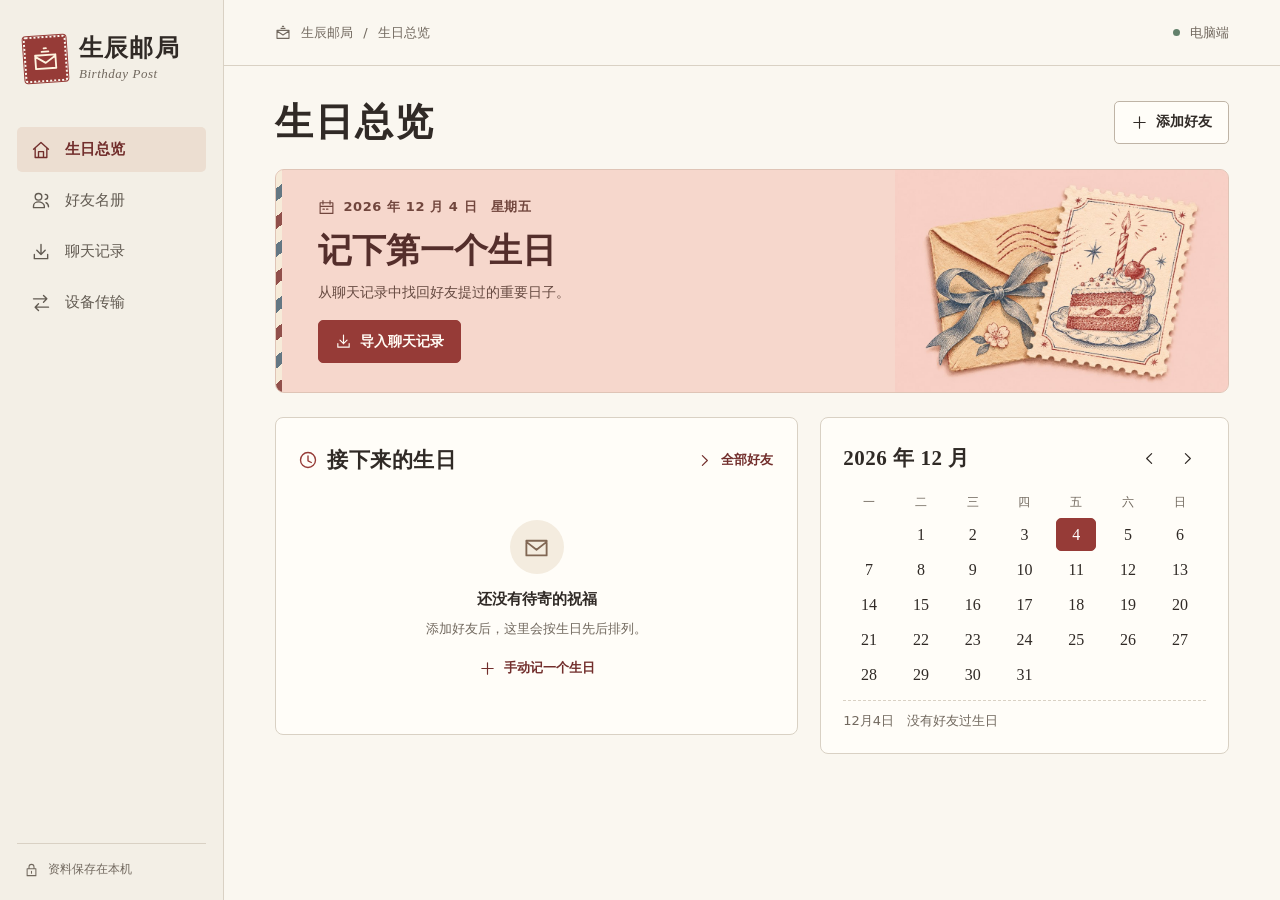
<file: web/index.html>
<!doctype html>
<html lang="zh-CN">
<head>
<meta charset="utf-8">
<meta name="viewport" content="width=device-width,initial-scale=1,viewport-fit=cover">
<meta name="theme-color" content="#faf7ef">
<meta http-equiv="Content-Security-Policy" content="default-src 'none'; script-src 'self' 'unsafe-inline'; style-src 'self' 'unsafe-inline'; img-src 'self' data:; font-src 'self'; connect-src 'none'; base-uri 'none'; form-action 'none'">
<title>生辰邮局</title>
<link rel="stylesheet" href="style.css">
</head>
<body><a href="#main" class="skip">跳到主要内容</a>
<div id="shell"><aside id="side"></aside><div class="desk"><header id="top"></header>
<main id="main" tabindex="-1"></main></div></div>
<nav id="bottom" aria-label="底部导航"></nav>
<dialog id="modal" aria-labelledby="dialog-title"></dialog>
<div id="toast" role="status" aria-live="polite"></div>
<input id="files" type="file" hidden>
<script src="lunar-data.js"></script>
<script src="core.js"></script>
<script src="extract.js"></script>
<script src="ui.js"></script>
<script src="views.js"></script>
<script src="app.js"></script>
</body></html>
</file>
<file: web/style.css>
:root {
  color-scheme: light;
  --paper: #faf7f0;
  --side: #f3efe6;
  --card: #fffdf8;
  --ink: #302a26;
  --muted: #71685e;
  --line: #d9d1c4;
  --red: #963b37;
  --red-dark: #722e2c;
  --rose: #f5e3d9;
  --blue: #3d5964;
  --serif: "STSong","Songti SC","Noto Serif CJK SC","Source Han Serif SC","SimSun",Georgia,serif;
  --sans: "Microsoft YaHei UI","PingFang SC","Noto Sans CJK SC","DengXian",system-ui,sans-serif;
  --numbers: Georgia,"Times New Roman",serif;
}

* {
  box-sizing: border-box;
}

body {
  margin: 0;
  color: var(--ink);
  background: var(--paper);
  font: 15px/1.65 var(--sans);
}

button,input,textarea,select {
  font: inherit;
  color: inherit;
}

button {
  cursor: pointer;
}

button:disabled {
  cursor: default;
  opacity: .5;
}

button:focus-visible,a:focus-visible,input:focus-visible,textarea:focus-visible,select:focus-visible {
  outline: 3px solid #436b7a;
  outline-offset: 3px;
}

button {
  border: 0;
  background: none;
}

h1,h2,h3,p {
  margin: 0;
}

button,select,input,textarea {
  border-radius: 5px;
}

.skip {
  position: fixed;
  top: -80px;
  z-index: 30;
}

.skip:focus {
  top: 2px;
  background: white;
}

.ic {
  width: 20px;
  height: 20px;
  stroke: currentColor;
  fill: none;
  stroke-width: 1.65;
  stroke-linecap: round;
  stroke-linejoin: round;
  flex: none;
  vertical-align: middle;
}

#shell {
  display: grid;
  grid-template-columns: 224px minmax(0,1fr);
  min-height: 100vh;
}

#side {
  position: sticky;
  top: 0;
  height: 100vh;
  padding: 34px 17px 20px;
  background: var(--side);
  border-right: 1px solid var(--line);
  display: flex;
  flex-direction: column;
  gap: 44px;
}

.brand {
  display: flex;
  align-items: center;
  gap: 12px;
  padding: 0 7px;
}

.brand-mark {
  display: grid;
  place-items: center;
  flex: none;
  width: 43px;
  height: 46px;
  background: var(--red);
  color: #fff4df;
  border: 2px dotted var(--paper);
  outline: 1px solid var(--red);
  transform: rotate(-4deg);
  border-radius: 3px;
}

.brand-mark .ic {
  width: 27px;
  height: 27px;
}

.brand strong {
  font: 700 24px/1.2 var(--serif);
  letter-spacing: .05em;
  white-space: nowrap;
}

.brand small {
  display: block;
  color: var(--muted);
  font: italic 13px/1.5 var(--numbers);
  letter-spacing: .04em;
}

.navlist {
  display: grid;
  gap: 6px;
}

.navbtn {
  display: flex;
  align-items: center;
  gap: 14px;
  width: 100%;
  min-height: 45px;
  text-align: left;
  padding: 8px 14px;
  color: #625b52;
  font-weight: 550;
}

.navbtn[aria-current=page] {
  color: var(--red-dark);
  background: #ecded1;
  font-weight: 700;
}

.navbtn:hover,.linkbtn:hover,.iconbtn:hover {
  background: #eee7db;
}

.sidefooter {
  margin-top: auto;
  border-top: 1px solid var(--line);
  padding: 16px 7px 0;
  display: flex;
  gap: 9px;
  color: var(--muted);
  align-items: center;
  font-size: 12px;
}

.sidefooter .ic {
  width: 15px;
}

.desk {
  min-width: 0;
}

#top {
  height: 66px;
  border-bottom: 1px solid var(--line);
  display: flex;
  align-items: center;
  justify-content: space-between;
  padding: 0 clamp(20px,4vw,68px);
  font-size: 13px;
  color: var(--muted);
}

.crumb,.device {
  display: flex;
  align-items: center;
  gap: 10px;
}

.crumb .ic {
  width: 16px;
}

.device i {
  width: 7px;
  height: 7px;
  background: #62806b;
  border-radius: 50%;
}

main {
  max-width: 1430px;
  margin: auto;
  padding: 32px clamp(20px,4vw,68px) 60px;
  outline: none;
}

.pagehead {
  display: flex;
  align-items: center;
  justify-content: space-between;
  gap: 12px;
  margin-bottom: 23px;
}

.pagehead h1 {
  font: 700 clamp(29px,3vw,42px)/1.25 var(--serif);
  letter-spacing: .05em;
}

.pagehead p {
  font-size: 13px;
  color: var(--muted);
  margin-top: 6px;
}

.primary,.secondary,.linkbtn,.iconbtn,.chip {
  display: inline-flex;
  align-items: center;
  justify-content: center;
  gap: 8px;
  white-space: nowrap;
}

.primary,.secondary {
  min-height: 43px;
  padding: 8px 16px;
  font-size: 14px;
  font-weight: 600;
}

.primary {
  background: var(--red);
  color: #fffaf3;
  border: 1px solid var(--red);
}

.primary:hover {
  background: var(--red-dark);
}

.secondary {
  background: var(--card);
  border: 1px solid #bfb4a6;
}

.secondary:hover {
  background: #f3ebdd;
}

.linkbtn {
  min-height: 40px;
  padding: 5px 8px;
  font-size: 13px;
  color: var(--red-dark);
  font-weight: 600;
}

.iconbtn {
  width: 36px;
  height: 36px;
  border: 1px solid transparent;
}

.primary .ic,.secondary .ic,.linkbtn .ic,.iconbtn .ic {
  width: 17px;
  height: 17px;
}

.postcard {
  position: relative;
  display: grid;
  grid-template-columns: minmax(0,1.3fr) minmax(220px,1fr);
  min-height: 224px;
  overflow: hidden;
  background: #f6d7cc;
  border: 1px solid #dfc4b6;
  border-radius: 9px;
}

.postcard:after {
  position: absolute;
  content: "";
  left: 0;
  top: 0;
  bottom: 0;
  width: 6px;
  background: repeating-linear-gradient(-38deg,#91504b 0 10px,#f6ebd9 10px 22px,#637783 22px 32px,#f6ebd9 32px 44px);
}

.herocopy {
  position: relative;
  z-index: 1;
  align-self: center;
  padding: 23px 10px 26px clamp(22px,3.3vw,48px);
}

.hero-date {
  display: flex;
  gap: 8px;
  align-items: center;
  color: #71463d;
  font-size: 13px;
  font-weight: 600;
  letter-spacing: .045em;
}

.hero-date .ic {
  width: 17px;
}

.herocopy h2 {
  font: 700 clamp(25px,2.65vw,40px)/1.38 var(--serif);
  color: #542e2b;
  margin: 10px 0 6px;
  overflow-wrap: anywhere;
}

.herocopy p {
  font-size: 14px;
  color: #664a41;
}

.herocopy button {
  margin-top: 16px;
}

.heroart {
  background: url("../assets/postcard.jpg") right center/auto 100% no-repeat;
  position: relative;
}

.heroart:before {
  content: "";
  position: absolute;
  inset: 0;
  background: linear-gradient(90deg,#f6d7cc 0,transparent 16%);
}

.homegrid {
  display: grid;
  grid-template-columns: minmax(0,1.28fr) minmax(255px,1fr);
  gap: 22px;
  margin-top: 24px;
  align-items: start;
}

.panel {
  background: var(--card);
  border: 1px solid var(--line);
  border-radius: 8px;
  padding: 22px;
  min-width: 0;
}

.panelhead {
  display: flex;
  justify-content: space-between;
  gap: 10px;
  align-items: center;
  margin-bottom: 14px;
}

.panelhead h2,.panel h2 {
  font: 700 21px/1.45 var(--serif);
  letter-spacing: .025em;
}

.section-title {
  display: flex;
  align-items: center;
  gap: 9px;
}

.section-title>.ic {
  color: var(--red);
  width: 20px;
}

.panelhead .linkbtn {
  margin-right: -6px;
}

.empty {
  display: grid;
  justify-items: center;
  text-align: center;
  padding: 26px 12px 24px;
  gap: 6px;
}

.empty .icplate {
  width: 54px;
  height: 54px;
  border-radius: 50%;
  display: grid;
  place-items: center;
  background: #f4ecdf;
  color: #816754;
  margin-bottom: 7px;
}

.icplate .ic {
  width: 27px;
  height: 27px;
}

.empty strong {
  font-weight: 620;
}

.empty p,.sub,.hint {
  color: var(--muted);
  font-size: 13px;
}

.empty .linkbtn {
  margin-top: 3px;
}

.cal-top {
  display: flex;
  align-items: center;
  justify-content: space-between;
}

.cal-top strong {
  font: 600 18px var(--serif);
}

.cal-top>div {
  display: flex;
  gap: 2px;
}

.cal {
  margin: 12px 0 9px;
  display: grid;
  grid-template-columns: repeat(7,minmax(0,1fr));
  text-align: center;
  row-gap: 2px;
}

.cal .dow {
  font-size: 12px;
  color: var(--muted);
  line-height: 28px;
}

.cal button {
  position: relative;
  margin: auto;
  width: 100%;
  max-width: 40px;
  height: 33px;
  font: 16px var(--numbers);
  border: 1px solid transparent;
}

.cal button:hover {
  background: #f0e7d9;
}

.cal button.today {
  background: var(--red);
  color: white;
}

.cal button.selected {
  border: 1px solid var(--red);
}

.cal button.has:after {
  content: "";
  position: absolute;
  bottom: 2px;
  left: calc(50% - 2px);
  width: 4px;
  height: 4px;
  border-radius: 50%;
  background: var(--red);
}

.cal button.today:after {
  background: white;
}

.cal-detail {
  border-top: 1px dashed var(--line);
  padding-top: 9px;
  color: var(--muted);
  font-size: 13px;
}

.cal-detail button {
  color: var(--red);
  text-decoration: underline;
}

.rows {
  display: grid;
}

.person-row,.reviewrow {
  display: flex;
  align-items: center;
  gap: 13px;
  min-height: 66px;
  border-top: 1px solid #e8e1d6;
  text-align: left;
  width: 100%;
  padding: 9px 2px;
}

.person-row:hover,.reviewrow:hover {
  background: #f7f1e7;
}

.avatar {
  min-width: 40px;
  height: 40px;
  display: grid;
  place-items: center;
  border-radius: 8px;
  font: 700 19px var(--serif);
  background: #eddfd1;
  color: #77503d;
}

.color1 {
  background: #e0e8e4;
  color: #3a6255;
}

.color2 {
  background: #e3e8eb;
  color: #466174;
}

.color3 {
  background: #f2e0dc;
  color: #86483d;
}

.rowbody {
  min-width: 0;
  flex: 1;
}

.rowbody strong,.rowbody small {
  display: block;
  overflow-wrap: anywhere;
}

.rowbody small {
  font-size: 12px;
  color: var(--muted);
}

.when {
  font-size: 12px;
  color: var(--red-dark);
  white-space: nowrap;
}

.group+.group {
  margin-top: 20px;
}

.toolbar,.actions {
  display: flex;
  align-items: center;
  gap: 10px;
  flex-wrap: wrap;
}

.toolbar {
  justify-content: space-between;
  margin-bottom: 14px;
}

.search {
  position: relative;
  display: flex;
  align-items: center;
  gap: 10px;
}

.search .ic {
  width: 17px;
  color: var(--muted);
}

input:not([type=checkbox]),textarea,select {
  width: 100%;
  border: 1px solid #bdb2a4;
  background: #fffdf9;
  padding: 9px 11px;
  min-height: 42px;
  line-height: 1.4;
}

.search input {
  min-width: 0;
  width: 210px;
}

textarea {
  resize: vertical;
  line-height: 1.7;
}

.formgrid {
  display: grid;
  gap: 15px;
}

.pair {
  display: grid;
  grid-template-columns: 1fr 1fr;
  gap: 14px;
}

label.field {
  display: grid;
  gap: 5px;
  font-size: 13px;
  font-weight: 600;
}

label.field input,label.field select,label.field textarea {
  font-weight: 400;
  font-size: 15px;
}

.datefields {
  display: grid;
  grid-template-columns: 1.2fr 1fr 1fr;
  gap: 9px;
}

.check {
  display: flex;
  align-items: center;
  gap: 8px;
  font-size: 14px;
}

.check input {
  width: 18px;
  height: 18px;
  accent-color: var(--red);
}

.chip {
  min-height: 33px;
  padding: 3px 10px;
  background: #f2ebdf;
  border: 1px solid #d9cfc0;
  color: #664b40;
  font-size: 13px;
}

.chip.active {
  color: var(--red-dark);
  border-color: var(--red);
  background: #f5e6dc;
}

.stack {
  display: grid;
  gap: 18px;
}

.single {
  max-width: 840px;
}

.split {
  display: grid;
  grid-template-columns: minmax(0,1.65fr) minmax(220px,1fr);
  gap: 20px;
  align-items: start;
}

.drop {
  margin: 17px 0;
  padding: 24px 15px;
  text-align: center;
  border: 1px dashed #b79b82;
  border-radius: 6px;
  background: #faf4ea;
  display: grid;
  justify-items: center;
  gap: 9px;
}

.drop.active {
  background: #f3ddcc;
}

.drop>.ic {
  color: var(--red);
  width: 30px;
  height: 30px;
}

.steps {
  padding-left: 22px;
  margin: 12px 0 0;
}

.steps li {
  margin-bottom: 9px;
}

.steps li::marker {
  color: var(--red);
  font-weight: 700;
}

.note {
  background: #f4eee4;
  border-left: 3px solid #bb9b78;
  padding: 10px 12px;
  color: #604f41;
  font-size: 13px;
  overflow-wrap: anywhere;
}

.warning {
  color: #853a31;
}

.examples {
  margin-top: 12px;
  font-size: 13px;
  color: var(--muted);
}

.examples summary {
  cursor: pointer;
}

.examples pre {
  font: 12px/1.65 var(--sans);
  white-space: pre-wrap;
  overflow-wrap: anywhere;
  margin: 8px 0;
}

.spaced {
  margin-top: 14px;
}

.badge {
  color: var(--red);
  font-size: 12px;
}

.divider {
  border: 0;
  border-top: 1px dashed var(--line);
  margin: 18px 0;
}

.filecount {
  font: 600 40px/1 var(--numbers);
  color: var(--red);
  margin-right: 5px;
}

dialog {
  width: min(530px,calc(100vw - 28px));
  max-height: 88vh;
  border: 1px solid #bfb4a6;
  border-radius: 10px;
  background: var(--card);
  color: var(--ink);
  padding: 0;
  box-shadow: 0 18px 65px #362a2630;
}

dialog::backdrop {
  background: #2c251f61;
}

dialog .dhead {
  display: flex;
  align-items: center;
  justify-content: space-between;
  padding: 17px 21px 10px;
}

dialog h2 {
  font: 700 24px var(--serif);
}

dialog .dcontent {
  padding: 0 22px 22px;
}

dialog .actions {
  margin-top: 15px;
}

.evidence {
  margin: 10px 0;
  max-height: 140px;
  overflow: auto;
  background: #f3eee5;
  border-radius: 4px;
  padding: 8px 11px;
  font-size: 13px;
}

.evidence p {
  margin: 4px 0;
  white-space: pre-wrap;
  overflow-wrap: anywhere;
}

.err {
  color: #912e25;
  font-size: 13px;
}

.tonebar {
  display: flex;
  gap: 8px;
  align-items: center;
  flex-wrap: wrap;
  margin: 14px 0;
}

.tonebar .linkbtn {
  margin-left: auto;
}

#toast {
  position: fixed;
  bottom: 25px;
  left: 50%;
  transform: translateX(-50%);
  background: #332e2a;
  color: #fffaf2;
  border-radius: 6px;
  padding: 9px 18px;
  font-size: 14px;
  z-index: 20;
  max-width: 92vw;
  text-align: center;
  pointer-events: none;
  opacity: 0;
}

#toast.show {
  opacity: 1;
}

dialog .err:not(:empty) {
  margin-top: 10px;
}

#bottom {
  display: none;
}

.mobile-brand {
  display: none;
}

@media (min-width:1550px) {
  .postcard {
    min-height: 265px;
  }

}

@media (max-width:1050px) {
  #shell {
    grid-template-columns: 182px minmax(0,1fr);
  }

  #side {
    padding-left: 10px;
    padding-right: 10px;
  }

  .brand {
    gap: 10px;
  }

  .brand strong {
    font-size: 21px;
  }

  .homegrid {
    gap: 14px;
    grid-template-columns: minmax(0,1.1fr) minmax(230px,1fr);
  }

  main {
    padding-inline: 22px;
  }

  .panel {
    padding: 16px;
  }

  .split {
    gap: 14px;
  }

}

@media (max-width:760px) {
  #shell {
    display: block;
  }

  #side {
    display: none;
  }

  #top {
    height: 52px;
    padding: 0 19px;
  }

  .crumb {
    display: none;
  }

  .mobile-brand {
    display: flex;
    gap: 8px;
    align-items: center;
    font: 700 18px var(--serif);
    color: var(--red-dark);
  }

  .mobile-brand .ic {
    width: 21px;
  }

  .device {
    font-size: 11px;
  }

  main {
    padding: 22px 16px calc(84px + env(safe-area-inset-bottom));
  }

  .pagehead {
    margin-bottom: 16px;
  }

  .pagehead h1 {
    font-size: 29px;
  }

  .pagehead p {
    font-size: 12px;
  }

  .pagehead .secondary {
    font-size: 12px;
    padding: 7px 10px;
  }

  .postcard {
    grid-template-columns: minmax(0,1.45fr) minmax(100px,1fr);
    min-height: 176px;
  }

  .herocopy {
    padding: 16px 0 18px 19px;
  }

  .herocopy h2 {
    font-size: 24px;
    margin: 7px 0 3px;
  }

  .herocopy p {
    font-size: 12px;
  }

  .hero-date {
    font-size: 11px;
    gap: 4px;
  }

  .herocopy button {
    margin-top: 11px;
    min-height: 38px;
    padding: 6px 10px;
    font-size: 12px;
  }

  .heroart {
    background-size: auto 100%;
    background-position: 50% 50%;
  }

  .homegrid,.split {
    grid-template-columns: 1fr;
    gap: 15px;
  }

  .homegrid {
    margin-top: 16px;
  }

  .panelhead {
    margin-bottom: 9px;
  }

  .panelhead h2,.panel h2 {
    font-size: 20px;
  }

  .cal button {
    height: 40px;
  }

  .empty {
    padding: 14px 9px;
  }

  .cal {
    row-gap: 3px;
  }

  #bottom {
    display: flex;
    position: fixed;
    z-index: 4;
    bottom: 0;
    left: 0;
    right: 0;
    background: var(--card);
    border-top: 1px solid var(--line);
    padding: 3px 3px calc(3px + env(safe-area-inset-bottom));
    justify-content: space-around;
  }

  #bottom .navbtn {
    flex-direction: column;
    justify-content: center;
    flex: 1;
    min-width: 0;
    min-height: 49px;
    padding: 4px 0;
    gap: 0;
    font-size: 11px;
    white-space: nowrap;
  }

  #bottom .navbtn[aria-current=page] {
    background: transparent;
    color: var(--red);
  }

  #bottom .navbtn[aria-current=page] .ic {
    stroke-width: 2.3;
  }

  .ic {
    width: 19px;
    height: 19px;
  }

  #toast {
    bottom: calc(70px + env(safe-area-inset-bottom));
  }

  .primary,.secondary {
    min-height: 44px;
  }

  .iconbtn {
    width: 42px;
    height: 42px;
  }

  .search {
    flex: 1;
  }

  .search input {
    width: 100%;
  }

  .toolbar {
    gap: 8px;
  }

  .pair {
    gap: 10px;
  }

  dialog .dhead {
    padding: 14px 15px 8px;
  }

  dialog .dcontent {
    padding: 0 15px 18px;
  }

  .postcard:after {
    width: 4px;
  }

  .panelhead .linkbtn {
    min-height: 44px;
  }

  .tonebar .linkbtn {
    margin-left: 0;
  }

}

@media (max-width:355px) {
  .heroart {
    background-position: 48% center;
  }

  .herocopy h2 {
    font-size: 21px;
  }

  .postcard {
    grid-template-columns: 1.6fr 1fr;
  }

  .pair {
    grid-template-columns: 1fr;
  }

  .datefields {
    gap: 5px;
  }

  .datefields select {
    padding: 8px 4px;
  }

  .pagehead .secondary {
    padding: 6px 7px;
  }

  main {
    padding-inline: 12px;
  }

}

[hidden] {
  display: none !important;
}
</file>
